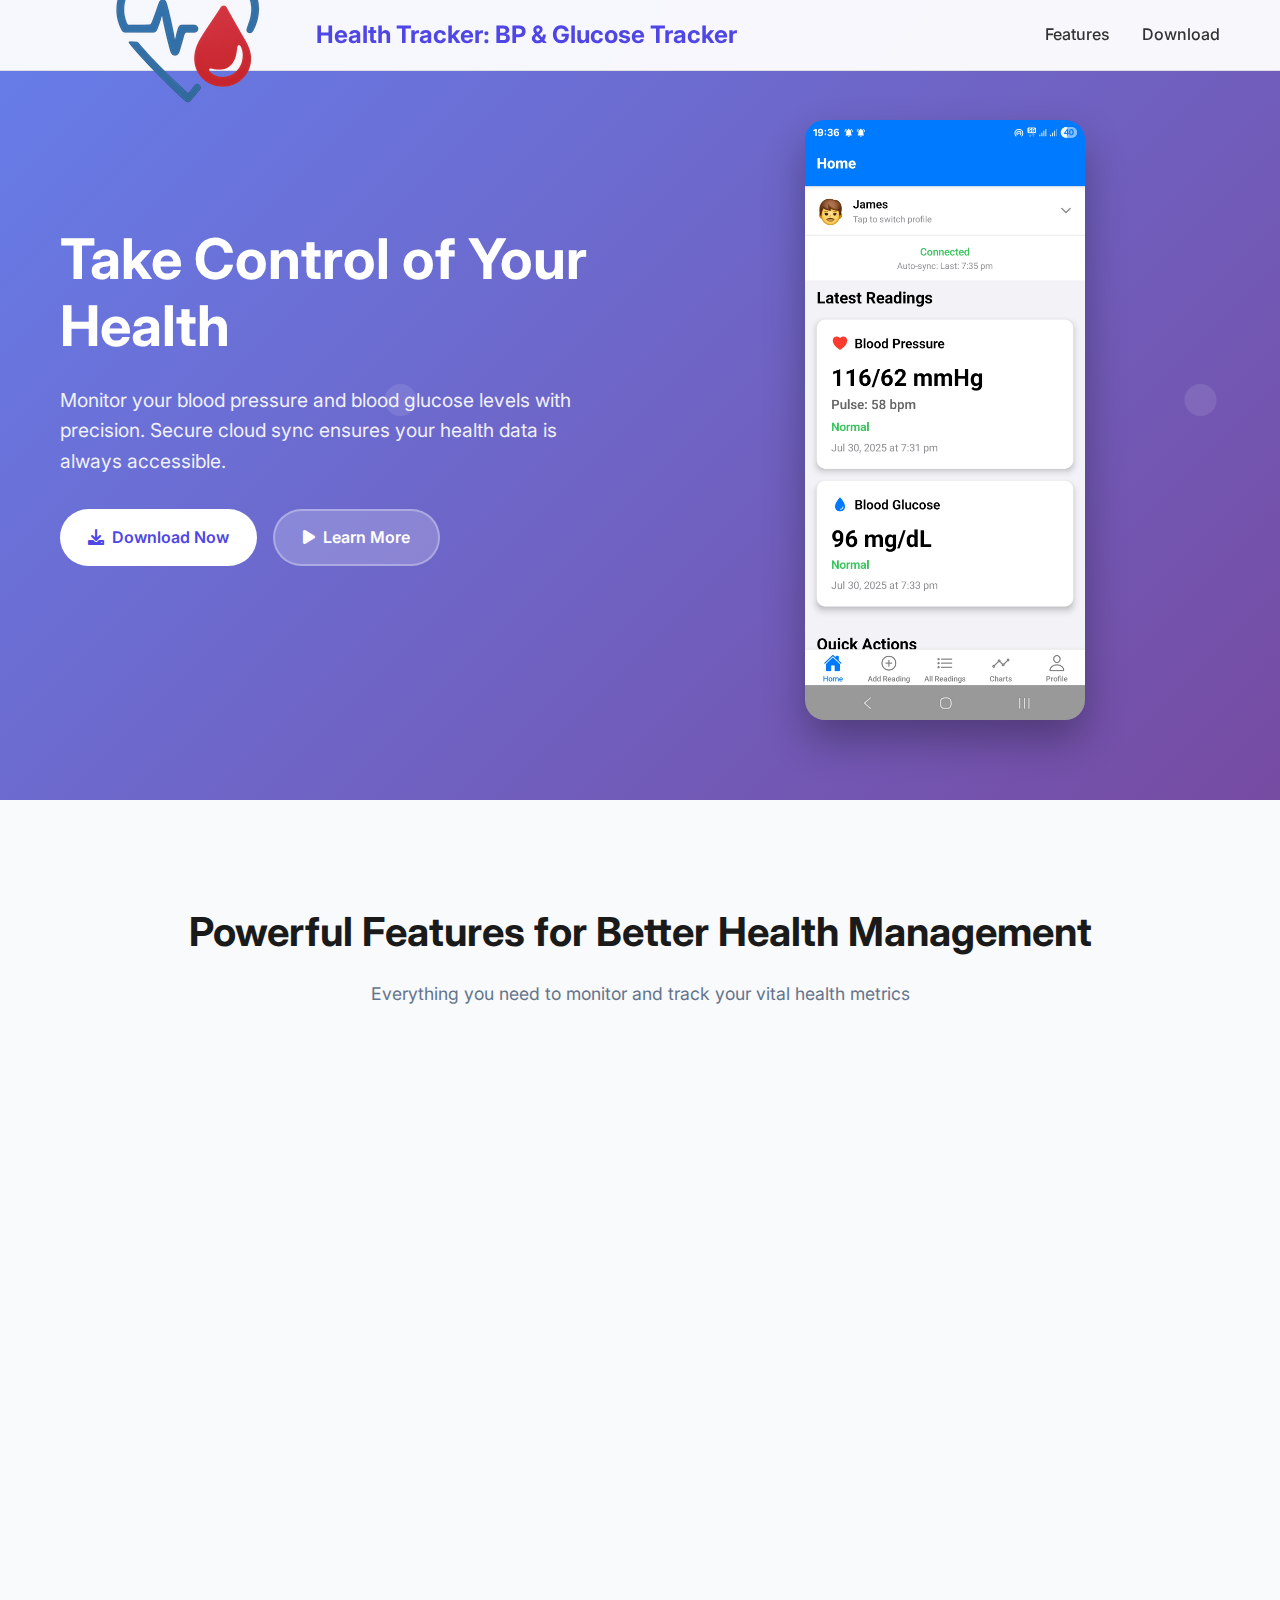
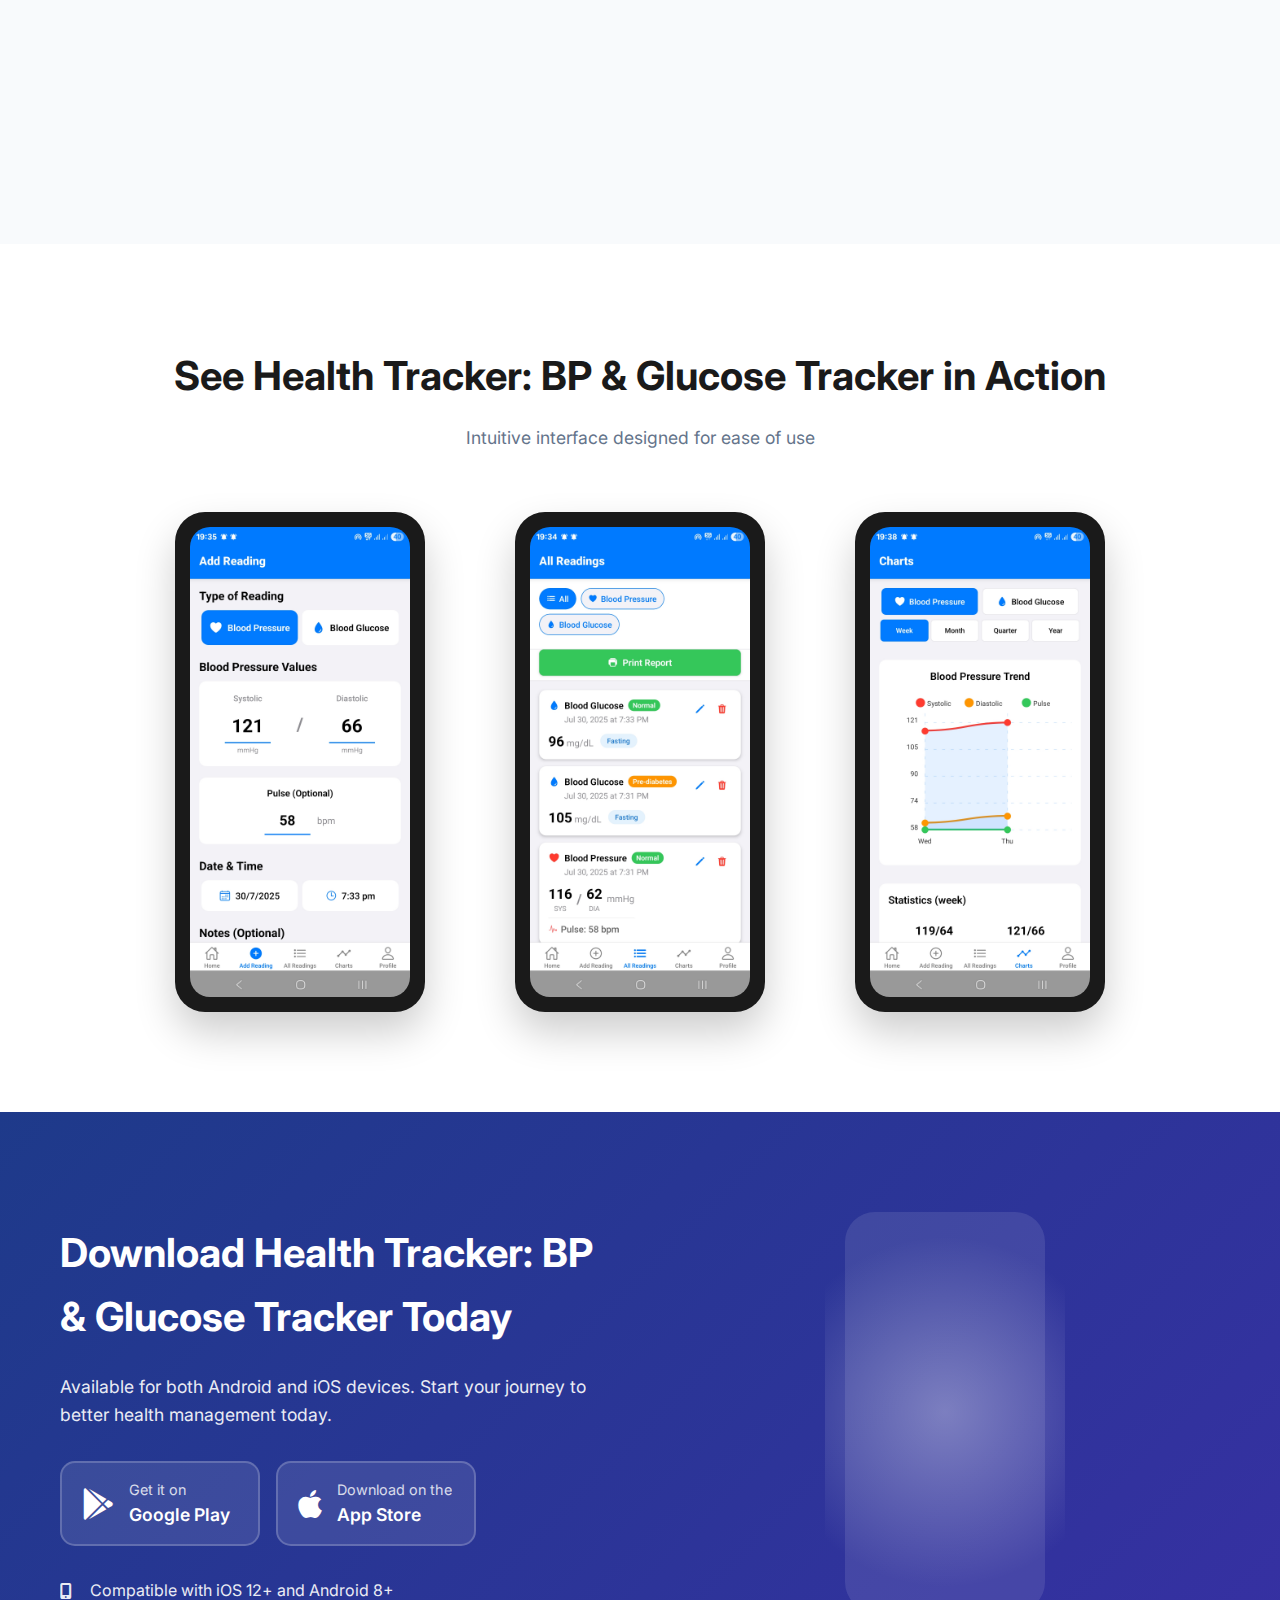
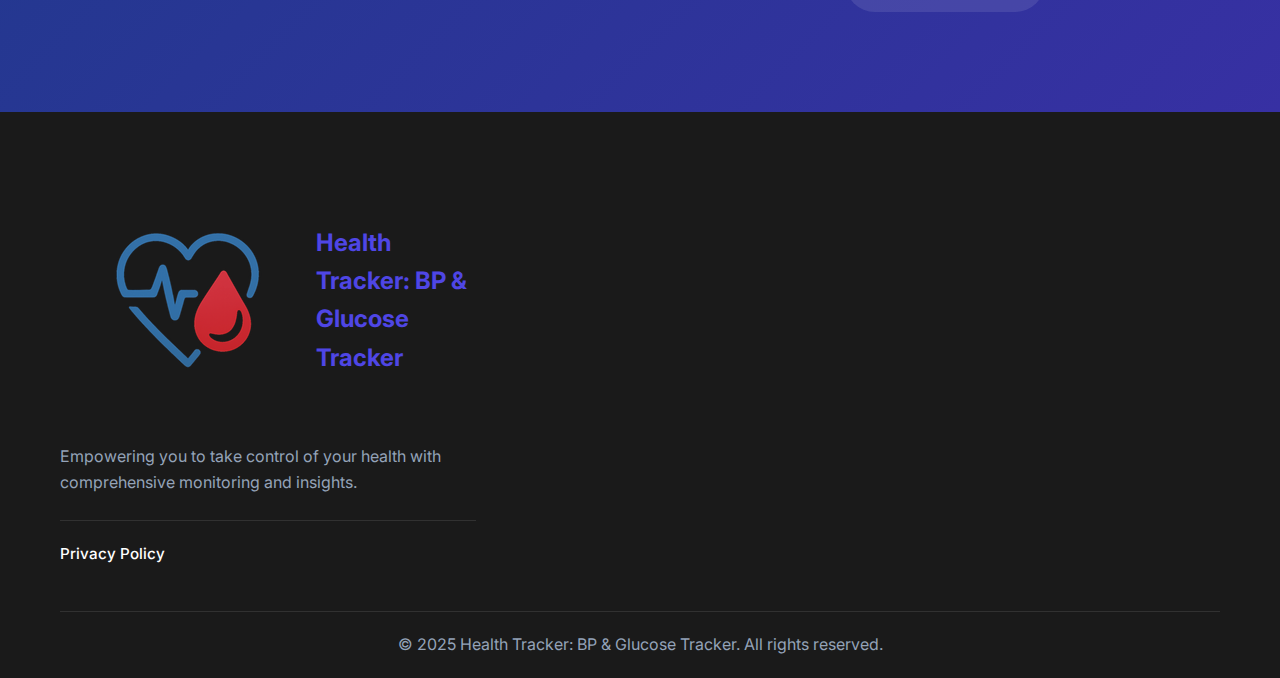
<file: index.html>
<!DOCTYPE html>
<html lang="en">
<head>
    <meta charset="UTF-8">
    <meta name="viewport" content="width=device-width, initial-scale=1.0">
    <title>Health Tracker: BP & Glucose Tracker - Blood Pressure & Glucose Monitor</title>
    <meta name="description" content="Track your blood pressure and blood glucose levels with our mobile app. Secure Google Drive sync keeps your health data safe and accessible.">
    <link rel="icon" type="image/x-icon" href="favicon.ico">
    <link rel="stylesheet" href="styles.css">
    <link href="https://fonts.googleapis.com/css2?family=Inter:wght@300;400;500;600;700&display=swap" rel="stylesheet">
    <link rel="stylesheet" href="https://cdnjs.cloudflare.com/ajax/libs/font-awesome/6.0.0/css/all.min.css">
</head>
<body>
    <!-- Navigation -->
    <nav class="navbar">
        <div class="nav-container">
            <div class="nav-logo">
                <img src="app_icon.png" alt="Health Tracker App Icon" class="app-icon">
                <span>Health Tracker: BP & Glucose Tracker</span>
            </div>
            <ul class="nav-menu">
                <li><a href="#features">Features</a></li>
                <li><a href="#download">Download</a></li>
            </ul>
            <div class="hamburger">
                <span class="bar"></span>
                <span class="bar"></span>
                <span class="bar"></span>
            </div>
        </div>
    </nav>

    <!-- Hero Section -->
    <section class="hero">
        <div class="hero-container">
            <div class="hero-content">
                <h1>Take Control of Your Health</h1>
                <p>Monitor your blood pressure and blood glucose levels with precision. Secure cloud sync ensures your health data is always accessible.</p>
                <div class="hero-buttons">
                    <a href="#download" class="btn btn-primary">
                        <i class="fas fa-download"></i>
                        Download Now
                    </a>
                    <a href="#features" class="btn btn-secondary">
                        <i class="fas fa-play"></i>
                        Learn More
                    </a>
                </div>
            </div>
            <div class="hero-image">
                <img src="home.jpg" alt="Health Tracker: BP & Glucose Tracker App Interface" class="hero-app-image" />
            </div>
        </div>
    </section>

    <!-- Features Section -->
    <section id="features" class="features">
        <div class="container">
            <div class="section-header">
                <h2>Powerful Features for Better Health Management</h2>
                <p>Everything you need to monitor and track your vital health metrics</p>
            </div>
            <div class="features-grid">
                <div class="feature-card">
                    <div class="feature-icon">
                        <i class="fas fa-heart-pulse"></i>
                    </div>
                    <h3>Blood Pressure Tracking</h3>
                    <p>Record and monitor your systolic and diastolic blood pressure readings with detailed history and trends.</p>
                </div>
                <div class="feature-card">
                    <div class="feature-icon">
                        <i class="fas fa-tint"></i>
                    </div>
                    <h3>Glucose Monitoring</h3>
                    <p>Track blood glucose levels before and after meals with customizable reminders and insights.</p>
                </div>
                <div class="feature-card">
                    <div class="feature-icon">
                        <i class="fab fa-google-drive"></i>
                    </div>
                    <h3>Google Drive Sync</h3>
                    <p>Securely backup your health data to Google Drive. Access your information from any device, anywhere.</p>
                </div>
                <div class="feature-card">
                    <div class="feature-icon">
                        <i class="fas fa-chart-line"></i>
                    </div>
                    <h3>Visual Analytics</h3>
                    <p>Beautiful charts and graphs help you understand your health trends and patterns over time.</p>
                </div>
                <div class="feature-card">
                    <div class="feature-icon">
                        <i class="fas fa-file-export"></i>
                    </div>
                    <h3>Export & Share</h3>
                    <p>Generate detailed reports for your healthcare provider in PDF format or share data securely.</p>
                </div>
            </div>
        </div>
    </section>

    <!-- App Screenshots -->
    <section class="screenshots">
        <div class="container">
            <div class="section-header">
                <h2>See Health Tracker: BP & Glucose Tracker in Action</h2>
                <p>Intuitive interface designed for ease of use</p>
            </div>
            <div class="screenshots-slider">
                <div class="screenshot-item">
                    <div class="screenshot-phone">
                        <img src="add_reading_bp.jpg" alt="Blood Pressure Chart" class="screenshot-image">
                    </div>
                </div>
                <div class="screenshot-item">
                    <div class="screenshot-phone">
                        <img src="all_readings.jpg" alt="Blood Pressure Chart" class="screenshot-image">
                    </div>
                </div>
                <div class="screenshot-item">
                    <div class="screenshot-phone">
                        <img src="chart_bp.jpg" alt="Blood Pressure Chart" class="screenshot-image">
                    </div>
                </div>
            </div>
        </div>
    </section>

    <!-- Download Section -->
    <section id="download" class="download">
        <div class="container">
            <div class="download-content">
                <div class="download-text">
                    <h2>Download Health Tracker: BP & Glucose Tracker Today</h2>
                    <p>Available for both Android and iOS devices. Start your journey to better health management today.</p>
                    <div class="download-buttons">
                        <a href="#" class="download-btn android">
                            <i class="fab fa-google-play"></i>
                            <div>
                                <span>Get it on</span>
                                <strong>Google Play</strong>
                            </div>
                        </a>
                        <a href="#" class="download-btn ios">
                            <i class="fab fa-apple"></i>
                            <div>
                                <span>Download on the</span>
                                <strong>App Store</strong>
                            </div>
                        </a>
                    </div>
                    <div class="download-info">
                        <div class="info-item">
                            <i class="fas fa-mobile-alt"></i>
                            <span>Compatible with iOS 12+ and Android 8+</span>
                        </div>
                    </div>
                </div>
                <div class="download-visual">
                    <div class="floating-phone">
                        <div class="phone-glow"></div>
                    </div>
                </div>
            </div>
        </div>
    </section>

    <!-- Footer -->
    <footer id="contact" class="footer">
        <div class="container">
            <div class="footer-content">
                <div class="footer-section">
                    <div class="footer-logo">
                        <img src="app_icon.png" alt="Health Tracker App Icon" class="app-icon">
                        <span>Health Tracker: BP & Glucose Tracker</span>
                    </div>
                    <p>Empowering you to take control of your health with comprehensive monitoring and insights.</p>
                    <div class="footer-links">
                        <a href="privacy-policy.html">Privacy Policy</a>
                    </div>
                </div>
            </div>
            <div class="footer-bottom">
                <p>&copy; 2025 Health Tracker: BP & Glucose Tracker. All rights reserved.</p>
            </div>
        </div>
    </footer>

    <script src="script.js"></script>
</body>
</html>
</file>
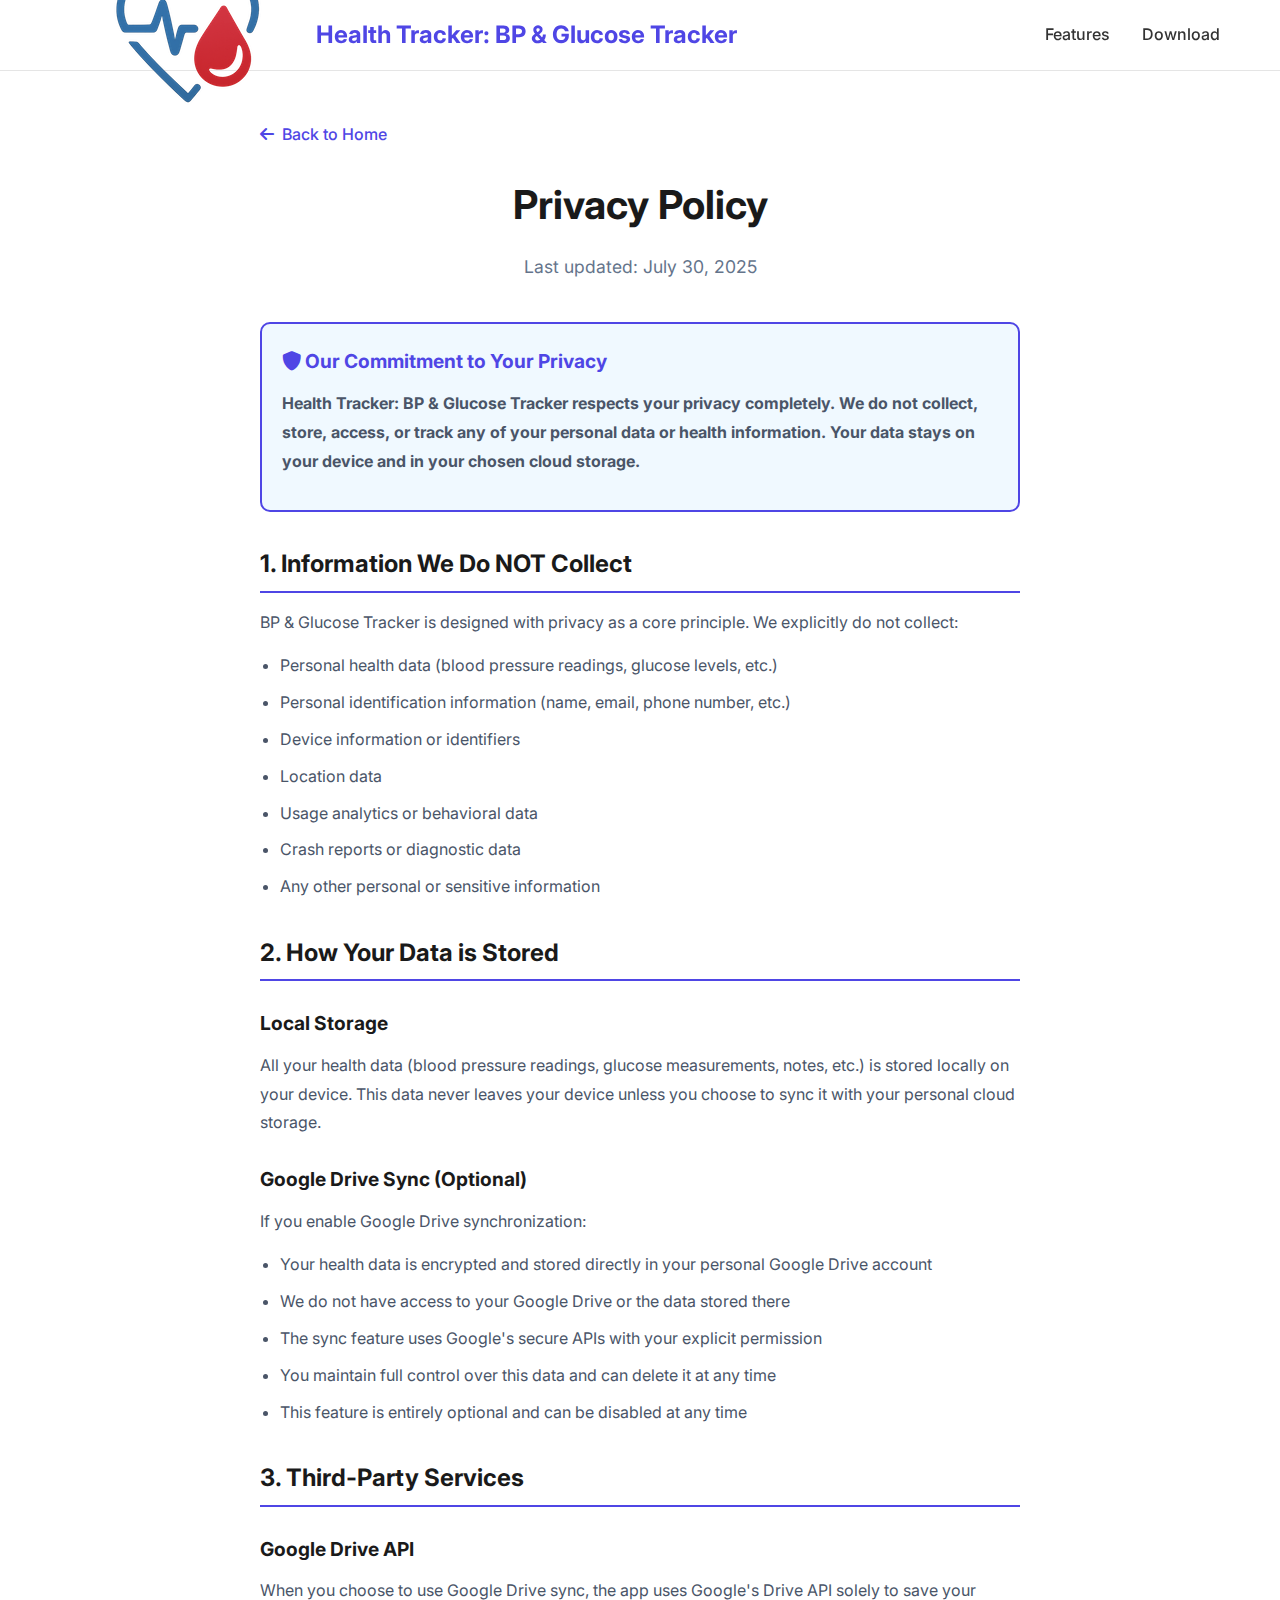
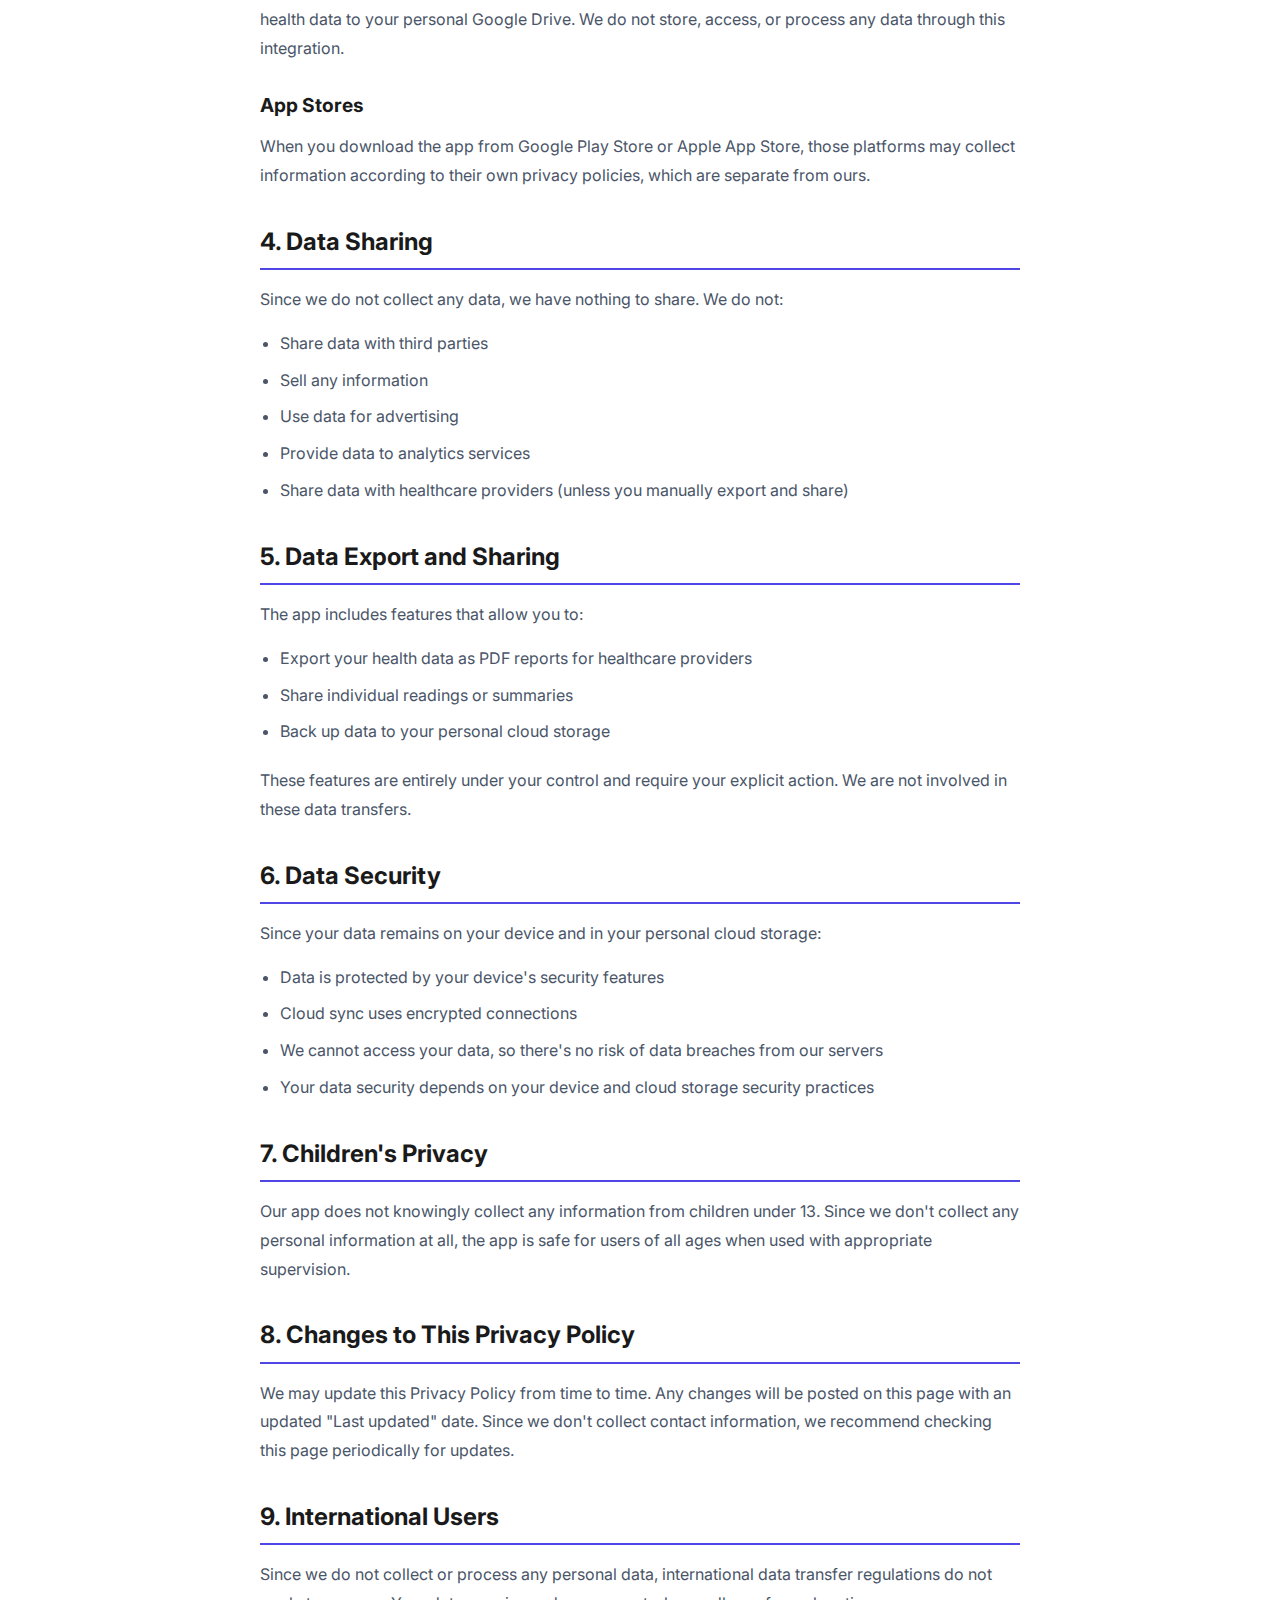
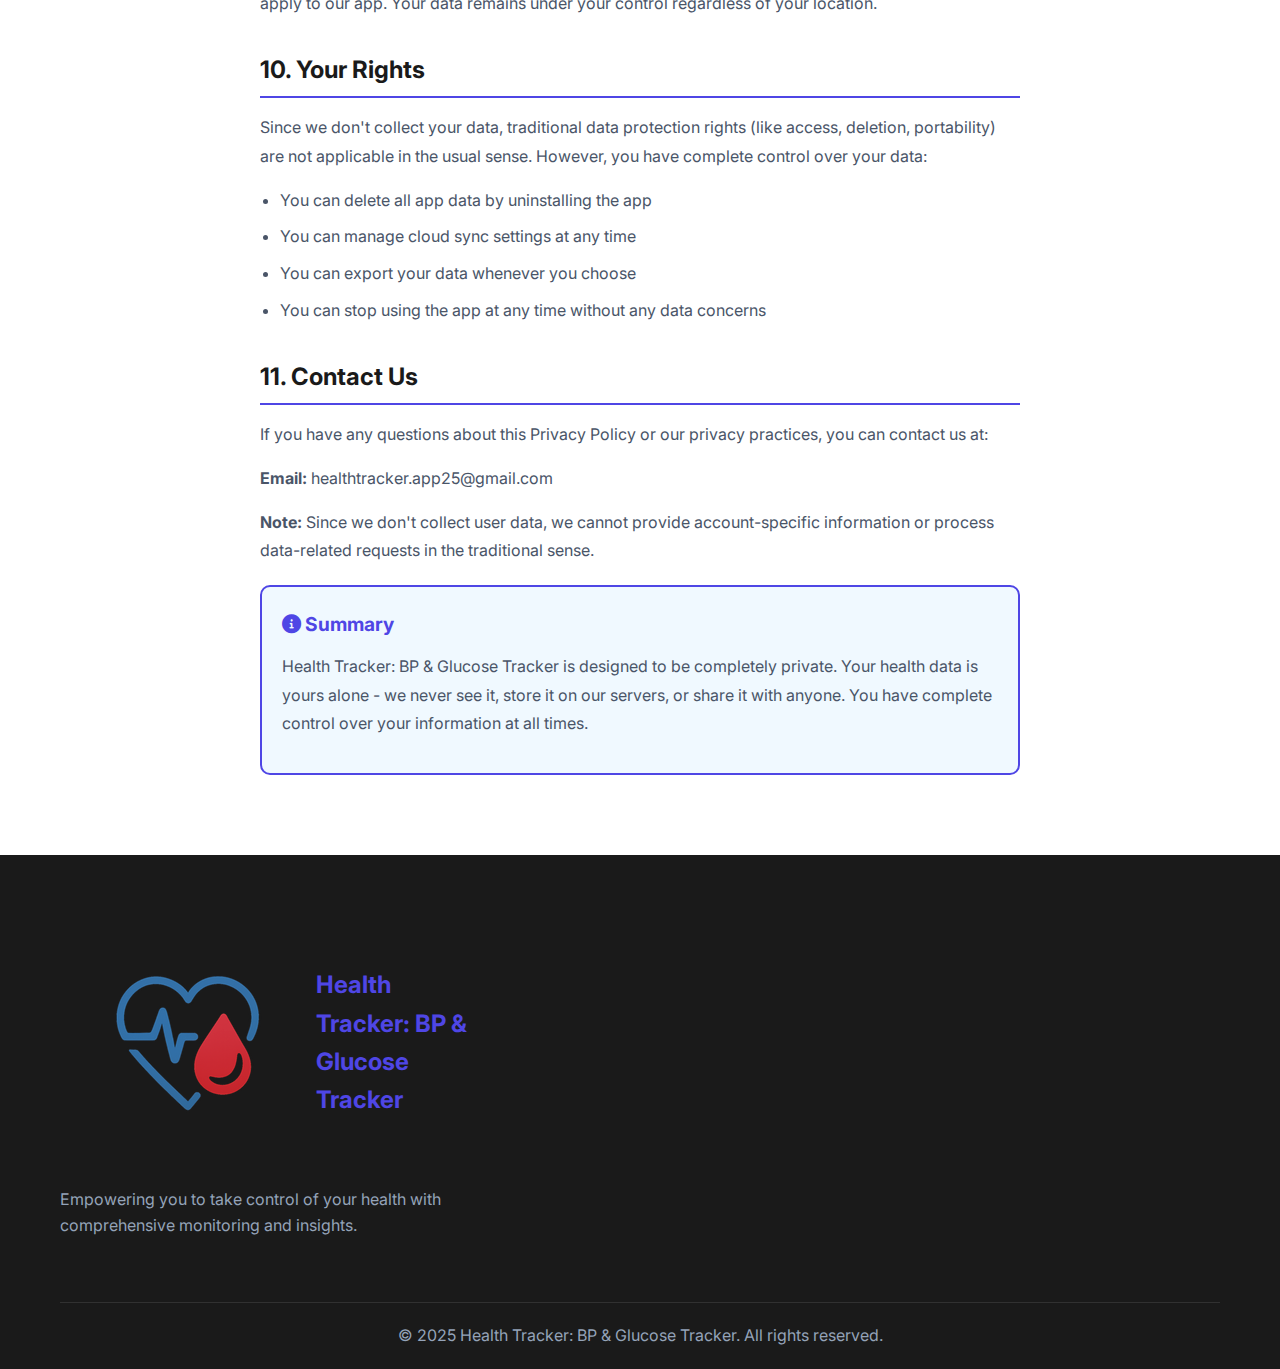
<file: privacy-policy.html>
<!DOCTYPE html>
<html lang="en">
<head>
    <meta charset="UTF-8">
    <meta name="viewport" content="width=device-width, initial-scale=1.0">
    <title>Privacy Policy - Health Tracker: BP & Glucose Tracker</title>
     <link rel="icon" type="image/x-icon" href="favicon.ico">
    <meta name="description" content="Privacy Policy for Health Tracker: BP & Glucose Tracker app - We do not collect, store, or track any user data.">
    <link rel="stylesheet" href="styles.css">
    <link href="https://fonts.googleapis.com/css2?family=Inter:wght@300;400;500;600;700&display=swap" rel="stylesheet">
    <link rel="stylesheet" href="https://cdnjs.cloudflare.com/ajax/libs/font-awesome/6.0.0/css/all.min.css">
    <style>
        .privacy-container {
            max-width: 800px;
            margin: 0 auto;
            padding: 120px 20px 60px;
            line-height: 1.8;
        }
        .privacy-header {
            text-align: center;
            margin-bottom: 40px;
        }
        .privacy-header h1 {
            font-size: 2.5rem;
            color: #1a1a1a;
            margin-bottom: 10px;
        }
        .privacy-header p {
            color: #64748b;
            font-size: 1.1rem;
        }
        .privacy-content h2 {
            color: #1a1a1a;
            font-size: 1.5rem;
            margin: 30px 0 15px;
            border-bottom: 2px solid #4f46e5;
            padding-bottom: 5px;
        }
        .privacy-content h3 {
            color: #1a1a1a;
            font-size: 1.2rem;
            margin: 25px 0 10px;
        }
        .privacy-content p {
            color: #4a5568;
            margin-bottom: 15px;
        }
        .privacy-content ul {
            margin: 10px 0 20px 20px;
        }
        .privacy-content li {
            color: #4a5568;
            margin-bottom: 8px;
        }
        .highlight-box {
            background: #f0f9ff;
            border: 2px solid #4f46e5;
            border-radius: 10px;
            padding: 20px;
            margin: 20px 0;
        }
        .highlight-box h3 {
            color: #4f46e5;
            margin-top: 0;
        }
        .back-link {
            display: inline-flex;
            align-items: center;
            color: #4f46e5;
            text-decoration: none;
            font-weight: 500;
            margin-bottom: 20px;
            transition: color 0.3s ease;
        }
        .back-link:hover {
            color: #3730a3;
        }
        .back-link i {
            margin-right: 8px;
        }
    </style>
</head>
<body>
    <!-- Navigation -->
    <nav class="navbar">
        <div class="nav-container">
            <div class="nav-logo">
                <img src="app_icon.png" alt="Health Tracker App Icon" class="app-icon">
                <span>Health Tracker: BP & Glucose Tracker</span>
            </div>
            <ul class="nav-menu">
                <li><a href="index.html#features">Features</a></li>
                <li><a href="index.html#download">Download</a></li>
            </ul>
            <div class="hamburger">
                <span class="bar"></span>
                <span class="bar"></span>
                <span class="bar"></span>
            </div>
        </div>
    </nav>

    <div class="privacy-container">
        <a href="index.html" class="back-link">
            <i class="fas fa-arrow-left"></i>
            Back to Home
        </a>

        <div class="privacy-header">
            <h1>Privacy Policy</h1>
            <p>Last updated: July 30, 2025</p>
        </div>

        <div class="privacy-content">
            <div class="highlight-box">
                <h3><i class="fas fa-shield-alt"></i> Our Commitment to Your Privacy</h3>
                <p><strong>Health Tracker: BP & Glucose Tracker respects your privacy completely. We do not collect, store, access, or track any of your personal data or health information. Your data stays on your device and in your chosen cloud storage.</strong></p>
            </div>

            <h2>1. Information We Do NOT Collect</h2>
            <p>BP & Glucose Tracker is designed with privacy as a core principle. We explicitly do not collect:</p>
            <ul>
                <li>Personal health data (blood pressure readings, glucose levels, etc.)</li>
                <li>Personal identification information (name, email, phone number, etc.)</li>
                <li>Device information or identifiers</li>
                <li>Location data</li>
                <li>Usage analytics or behavioral data</li>
                <li>Crash reports or diagnostic data</li>
                <li>Any other personal or sensitive information</li>
            </ul>

            <h2>2. How Your Data is Stored</h2>
            <h3>Local Storage</h3>
            <p>All your health data (blood pressure readings, glucose measurements, notes, etc.) is stored locally on your device. This data never leaves your device unless you choose to sync it with your personal cloud storage.</p>

            <h3>Google Drive Sync (Optional)</h3>
            <p>If you enable Google Drive synchronization:</p>
            <ul>
                <li>Your health data is encrypted and stored directly in your personal Google Drive account</li>
                <li>We do not have access to your Google Drive or the data stored there</li>
                <li>The sync feature uses Google's secure APIs with your explicit permission</li>
                <li>You maintain full control over this data and can delete it at any time</li>
                <li>This feature is entirely optional and can be disabled at any time</li>
            </ul>

            <h2>3. Third-Party Services</h2>
            <h3>Google Drive API</h3>
            <p>When you choose to use Google Drive sync, the app uses Google's Drive API solely to save your health data to your personal Google Drive. We do not store, access, or process any data through this integration.</p>

            <h3>App Stores</h3>
            <p>When you download the app from Google Play Store or Apple App Store, those platforms may collect information according to their own privacy policies, which are separate from ours.</p>

            <h2>4. Data Sharing</h2>
            <p>Since we do not collect any data, we have nothing to share. We do not:</p>
            <ul>
                <li>Share data with third parties</li>
                <li>Sell any information</li>
                <li>Use data for advertising</li>
                <li>Provide data to analytics services</li>
                <li>Share data with healthcare providers (unless you manually export and share)</li>
            </ul>

            <h2>5. Data Export and Sharing</h2>
            <p>The app includes features that allow you to:</p>
            <ul>
                <li>Export your health data as PDF reports for healthcare providers</li>
                <li>Share individual readings or summaries</li>
                <li>Back up data to your personal cloud storage</li>
            </ul>
            <p>These features are entirely under your control and require your explicit action. We are not involved in these data transfers.</p>

            <h2>6. Data Security</h2>
            <p>Since your data remains on your device and in your personal cloud storage:</p>
            <ul>
                <li>Data is protected by your device's security features</li>
                <li>Cloud sync uses encrypted connections</li>
                <li>We cannot access your data, so there's no risk of data breaches from our servers</li>
                <li>Your data security depends on your device and cloud storage security practices</li>
            </ul>

            <h2>7. Children's Privacy</h2>
            <p>Our app does not knowingly collect any information from children under 13. Since we don't collect any personal information at all, the app is safe for users of all ages when used with appropriate supervision.</p>

            <h2>8. Changes to This Privacy Policy</h2>
            <p>We may update this Privacy Policy from time to time. Any changes will be posted on this page with an updated "Last updated" date. Since we don't collect contact information, we recommend checking this page periodically for updates.</p>

            <h2>9. International Users</h2>
            <p>Since we do not collect or process any personal data, international data transfer regulations do not apply to our app. Your data remains under your control regardless of your location.</p>

            <h2>10. Your Rights</h2>
            <p>Since we don't collect your data, traditional data protection rights (like access, deletion, portability) are not applicable in the usual sense. However, you have complete control over your data:</p>
            <ul>
                <li>You can delete all app data by uninstalling the app</li>
                <li>You can manage cloud sync settings at any time</li>
                <li>You can export your data whenever you choose</li>
                <li>You can stop using the app at any time without any data concerns</li>
            </ul>

            <h2>11. Contact Us</h2>
            <p>If you have any questions about this Privacy Policy or our privacy practices, you can contact us at:</p>
            <p><strong>Email:</strong> healthtracker.app25@gmail.com</p>
            <p><strong>Note:</strong> Since we don't collect user data, we cannot provide account-specific information or process data-related requests in the traditional sense.</p>

            <div class="highlight-box">
                <h3><i class="fas fa-info-circle"></i> Summary</h3>
                <p>Health Tracker: BP & Glucose Tracker is designed to be completely private. Your health data is yours alone - we never see it, store it on our servers, or share it with anyone. You have complete control over your information at all times.</p>
            </div>
        </div>
    </div>

    <!-- Footer -->
    <footer class="footer">
        <div class="container">
            <div class="footer-content">
                <div class="footer-section">
                    <div class="footer-logo">
                        <img src="app_icon.png" alt="Health Tracker App Icon" class="app-icon">
                        <span>Health Tracker: BP & Glucose Tracker</span>
                    </div>
                    <p>Empowering you to take control of your health with comprehensive monitoring and insights.</p>
                </div>
            </div>
            <div class="footer-bottom">
                <p>&copy; 2025 Health Tracker: BP & Glucose Tracker. All rights reserved.</p>
            </div>
        </div>
    </footer>

    <script src="script.js"></script>
</body>
</html>
</file>
<file: styles.css>
/* Reset and Base Styles */
* {
    margin: 0;
    padding: 0;
    box-sizing: border-box;
}

body {
    font-family: 'Inter', -apple-system, BlinkMacSystemFont, 'Segoe UI', Roboto, sans-serif;
    line-height: 1.6;
    color: #333;
    overflow-x: hidden;
}

.container {
    max-width: 1200px;
    margin: 0 auto;
    padding: 0 20px;
}

/* Navigation */
.navbar {
    position: fixed;
    top: 0;
    width: 100%;
    background: rgba(255, 255, 255, 0.95);
    backdrop-filter: blur(10px);
    z-index: 1000;
    transition: all 0.3s ease;
    border-bottom: 1px solid rgba(0, 0, 0, 0.1);
}

.nav-container {
    max-width: 1200px;
    margin: 0 auto;
    padding: 0 20px;
    display: flex;
    justify-content: space-between;
    align-items: center;
    height: 70px;
}

.nav-logo {
    display: flex;
    align-items: center;
    font-size: 1.5rem;
    font-weight: 700;
    color: #4f46e5;
}

.nav-logo i {
    margin-right: 10px;
    font-size: 1.8rem;
}

.nav-menu {
    display: flex;
    list-style: none;
    margin: 0;
    padding: 0;
}

.nav-menu li {
    margin-left: 2rem;
}

.nav-menu a {
    text-decoration: none;
    color: #333;
    font-weight: 500;
    transition: color 0.3s ease;
}

.nav-menu a:hover {
    color: #4f46e5;
}

.hamburger {
    display: none;
    flex-direction: column;
    cursor: pointer;
}

.hamburger .bar {
    width: 25px;
    height: 3px;
    background: #333;
    margin: 3px 0;
    transition: 0.3s;
}

/* Hero Section */
.hero {
    padding: 120px 0 80px;
    background: linear-gradient(135deg, #667eea 0%, #764ba2 100%);
    color: white;
    position: relative;
    overflow: hidden;
}

.hero::before {
    content: '';
    position: absolute;
    top: 0;
    left: 0;
    right: 0;
    bottom: 0;
    background: url('data:image/svg+xml,<svg xmlns="http://www.w3.org/2000/svg" viewBox="0 0 100 100"><circle cx="50" cy="50" r="2" fill="rgba(255,255,255,0.1)"/></svg>') repeat;
    animation: float 20s infinite linear;
}

@keyframes float {
    0% { transform: translateY(0px) translateX(0px); }
    100% { transform: translateY(-100px) translateX(-100px); }
}

.hero-container {
    max-width: 1200px;
    margin: 0 auto;
    padding: 0 20px;
    display: grid;
    grid-template-columns: 1fr 1fr;
    gap: 60px;
    align-items: center;
    position: relative;
    z-index: 1;
}

.hero-content h1 {
    font-size: 3.5rem;
    font-weight: 700;
    margin-bottom: 1.5rem;
    line-height: 1.2;
}

.hero-content p {
    font-size: 1.2rem;
    margin-bottom: 2rem;
    opacity: 0.9;
    line-height: 1.6;
}

.hero-buttons {
    display: flex;
    gap: 1rem;
    margin-bottom: 3rem;
}

.btn {
    display: inline-flex;
    align-items: center;
    padding: 14px 28px;
    text-decoration: none;
    border-radius: 50px;
    font-weight: 600;
    transition: all 0.3s ease;
    border: none;
    cursor: pointer;
}

.btn i {
    margin-right: 8px;
}

.btn-primary {
    background: white;
    color: #4f46e5;
}

.btn-primary:hover {
    transform: translateY(-2px);
    box-shadow: 0 10px 20px rgba(0, 0, 0, 0.2);
}

.btn-secondary {
    background: rgba(255, 255, 255, 0.2);
    color: white;
    border: 2px solid rgba(255, 255, 255, 0.3);
}

.btn-secondary:hover {
    background: rgba(255, 255, 255, 0.3);
    transform: translateY(-2px);
}

.hero-stats {
    display: flex;
    gap: 2rem;
}

.stat {
    text-align: center;
}

.stat-number {
    display: block;
    font-size: 2rem;
    font-weight: 700;
    margin-bottom: 0.5rem;
}

.stat-label {
    font-size: 0.9rem;
    opacity: 0.8;
}

/* Hero Image */
.hero-image {
    display: flex;
    justify-content: center;
    align-items: center;
}

.hero-app-image {
    width: 280px !important;
    object-fit: cover !important;
    border-radius: 20px;
    box-shadow: 0 20px 40px rgba(0, 0, 0, 0.3);
    transition: transform 0.3s ease;
    flex-shrink: 0;
    display: block;
}

.hero-app-image:hover {
    transform: translateY(-5px);
}

/* Responsive adjustments for hero image */
@media (max-width: 768px) {
    .hero-app-image {
        width: 200px;
        height: 400px;
    }
}

@media (max-width: 480px) {
    .hero-app-image {
        width: 160px;
        height: 320px;
    }
}

.phone-mockup {
    width: 280px;
    height: 560px;
    background: #1a1a1a;
    border-radius: 40px;
    padding: 20px;
    position: relative;
    box-shadow: 0 20px 40px rgba(0, 0, 0, 0.3);
}

.phone-screen {
    width: 100%;
    height: 100%;
    background: linear-gradient(135deg, #f8fafc 0%, #e2e8f0 100%);
    border-radius: 25px;
    padding: 30px 20px;
    position: relative;
    overflow: hidden;
}

.app-interface {
    height: 100%;
}

.app-header {
    display: flex;
    justify-content: space-between;
    align-items: center;
    margin-bottom: 30px;
    color: #1a1a1a;
}

.app-header h3 {
    font-size: 1.2rem;
    font-weight: 600;
}

.app-header i {
    color: #4f46e5;
    animation: spin 2s linear infinite;
}

@keyframes spin {
    from { transform: rotate(0deg); }
    to { transform: rotate(360deg); }
}

.reading-card {
    background: white;
    border-radius: 15px;
    padding: 20px;
    margin-bottom: 20px;
    display: flex;
    align-items: center;
    justify-content: space-between;
    box-shadow: 0 4px 6px rgba(0, 0, 0, 0.1);
}

.reading-card i {
    font-size: 1.5rem;
    margin-right: 15px;
}

.reading-card.bp i {
    color: #ef4444;
}

.reading-card.glucose i {
    color: #3b82f6;
}

.reading-value {
    font-size: 1.5rem;
    font-weight: 700;
    color: #1a1a1a;
}

.reading-unit {
    font-size: 0.9rem;
    color: #64748b;
    margin-left: 5px;
}

.reading-status {
    background: #10b981;
    color: white;
    padding: 4px 12px;
    border-radius: 20px;
    font-size: 0.8rem;
    font-weight: 600;
}

/* Features Section */
.features {
    padding: 100px 0;
    background: #f8fafc;
}

.section-header {
    text-align: center;
    margin-bottom: 60px;
}

.section-header h2 {
    font-size: 2.5rem;
    font-weight: 700;
    margin-bottom: 1rem;
    color: #1a1a1a;
}

.section-header p {
    font-size: 1.1rem;
    color: #64748b;
    max-width: 600px;
    margin: 0 auto;
}

.features-grid {
    display: grid;
    grid-template-columns: repeat(auto-fit, minmax(350px, 1fr));
    gap: 40px;
    justify-items: center;
}

/* Special layout for 5 cards - center the last 2 cards */
.features-grid .feature-card:nth-child(4),
.features-grid .feature-card:nth-child(5) {
    grid-column: span 1;
}

/* For screens that can fit 3 columns, center the last row */
@media (min-width: 1200px) {
    .features-grid {
        grid-template-columns: repeat(3, 1fr);
        max-width: 1200px;
        margin: 0 auto;
    }
    
    .features-grid .feature-card:nth-child(4) {
        grid-column: 1 / 2;
        justify-self: end;
        margin-right: 20px;
    }
    
    .features-grid .feature-card:nth-child(5) {
        grid-column: 2 / 3;
        justify-self: start;
        margin-left: 20px;
    }
}

.feature-card {
    background: white;
    padding: 40px;
    border-radius: 20px;
    text-align: center;
    box-shadow: 0 4px 6px rgba(0, 0, 0, 0.05);
    transition: all 0.3s ease;
}

.feature-card:hover {
    transform: translateY(-5px);
    box-shadow: 0 20px 40px rgba(0, 0, 0, 0.1);
}

.feature-icon {
    width: 80px;
    height: 80px;
    background: linear-gradient(135deg, #4f46e5, #7c3aed);
    border-radius: 20px;
    display: flex;
    align-items: center;
    justify-content: center;
    margin: 0 auto 20px;
}

.feature-icon i {
    font-size: 2rem;
    color: white;
}

.feature-card h3 {
    font-size: 1.3rem;
    font-weight: 600;
    margin-bottom: 15px;
    color: #1a1a1a;
}

.feature-card p {
    color: #64748b;
    line-height: 1.6;
}

/* Screenshots Section */
.screenshots {
    padding: 100px 0;
    background: white;
}

.screenshots-slider {
    display: flex;
    gap: 40px;
    justify-content: center;
    flex-wrap: wrap;
}

.screenshot-item {
    flex: 0 0 300px;
}

.screenshot-phone {
    width: 250px;
    height: 500px;
    background: #1a1a1a;
    border-radius: 30px;
    padding: 15px;
    margin: 0 auto;
    box-shadow: 0 20px 40px rgba(0, 0, 0, 0.2);
    overflow: hidden;
}

.screenshot-image {
    width: 100%;
    height: 100%;
    object-fit: cover;
    border-radius: 20px;
}

.screenshot-content {
    width: 100%;
    height: 100%;
    border-radius: 20px;
    padding: 30px 20px;
    color: white;
    display: flex;
    flex-direction: column;
    justify-content: center;
    align-items: center;
    text-align: center;
}

.screenshot-content.dashboard {
    background: linear-gradient(135deg, #667eea 0%, #764ba2 100%);
}

.screenshot-content.readings {
    background: linear-gradient(135deg, #f093fb 0%, #f5576c 100%);
}

.screenshot-content.analytics {
    background: linear-gradient(135deg, #4facfe 0%, #00f2fe 100%);
}

.screenshot-content h4 {
    font-size: 1.5rem;
    margin-bottom: 10px;
    font-weight: 600;
}

.screenshot-content p {
    opacity: 0.9;
}

/* Download Section */
.download {
    padding: 100px 0;
    background: linear-gradient(135deg, #1e3a8a 0%, #3730a3 100%);
    color: white;
}

.download-content {
    display: grid;
    grid-template-columns: 1fr 1fr;
    gap: 60px;
    align-items: center;
}

.download-text h2 {
    font-size: 2.5rem;
    font-weight: 700;
    margin-bottom: 1.5rem;
}

.download-text p {
    font-size: 1.1rem;
    margin-bottom: 2rem;
    opacity: 0.9;
}

.download-buttons {
    display: flex;
    gap: 1rem;
    margin-bottom: 2rem;
    flex-wrap: wrap;
}

.download-btn {
    display: flex;
    align-items: center;
    background: rgba(255, 255, 255, 0.1);
    color: white;
    padding: 15px 20px;
    border-radius: 15px;
    text-decoration: none;
    transition: all 0.3s ease;
    border: 2px solid rgba(255, 255, 255, 0.2);
    min-width: 200px;
}

.download-btn:hover {
    background: rgba(255, 255, 255, 0.2);
    transform: translateY(-2px);
}

.download-btn i {
    font-size: 2rem;
    margin-right: 15px;
}

.download-btn div {
    display: flex;
    flex-direction: column;
    align-items: flex-start;
}

.download-btn span {
    font-size: 0.9rem;
    opacity: 0.8;
}

.download-btn strong {
    font-size: 1.1rem;
    font-weight: 600;
}

.download-info {
    display: flex;
    flex-direction: column;
    gap: 1rem;
}

.info-item {
    display: flex;
    align-items: center;
    opacity: 0.9;
}

.info-item i {
    margin-right: 10px;
    width: 20px;
}

.download-visual {
    display: flex;
    justify-content: center;
    align-items: center;
    position: relative;
}

.floating-phone {
    width: 200px;
    height: 400px;
    background: rgba(255, 255, 255, 0.1);
    border-radius: 30px;
    position: relative;
    animation: floatUpDown 3s ease-in-out infinite;
}

.phone-glow {
    position: absolute;
    top: -20px;
    left: -20px;
    right: -20px;
    bottom: -20px;
    background: radial-gradient(circle, rgba(255, 255, 255, 0.3) 0%, transparent 70%);
    border-radius: 50px;
    animation: pulse 2s ease-in-out infinite;
}

@keyframes floatUpDown {
    0%, 100% { transform: translateY(0px); }
    50% { transform: translateY(-20px); }
}

@keyframes pulse {
    0%, 100% { opacity: 0.5; transform: scale(1); }
    50% { opacity: 0.8; transform: scale(1.05); }
}

/* About Section */
.about {
    padding: 100px 0;
    background: #f8fafc;
}

.about-content {
    display: grid;
    grid-template-columns: 2fr 1fr;
    gap: 60px;
    align-items: center;
}

.about-text h2 {
    font-size: 2.5rem;
    font-weight: 700;
    margin-bottom: 1.5rem;
    color: #1a1a1a;
}

.about-text p {
    font-size: 1.1rem;
    color: #64748b;
    margin-bottom: 2rem;
    line-height: 1.7;
}

.about-features {
    display: flex;
    flex-direction: column;
    gap: 1.5rem;
}

.about-feature {
    display: flex;
    align-items: flex-start;
    gap: 1rem;
}

.about-feature i {
    font-size: 1.5rem;
    color: #4f46e5;
    margin-top: 5px;
}

.about-feature h4 {
    font-size: 1.1rem;
    font-weight: 600;
    margin-bottom: 0.5rem;
    color: #1a1a1a;
}

.about-feature p {
    color: #64748b;
    margin: 0;
}

.about-stats {
    display: flex;
    flex-direction: column;
    gap: 2rem;
}

.stat-card {
    background: white;
    padding: 30px;
    border-radius: 20px;
    text-align: center;
    box-shadow: 0 4px 6px rgba(0, 0, 0, 0.05);
}

.stat-card i {
    font-size: 2rem;
    color: #4f46e5;
    margin-bottom: 1rem;
}

.stat-card .stat-number {
    display: block;
    font-size: 2rem;
    font-weight: 700;
    color: #1a1a1a;
    margin-bottom: 0.5rem;
}

.stat-card .stat-label {
    color: #64748b;
    font-size: 0.9rem;
}

/* Testimonials */
.testimonials {
    padding: 100px 0;
    background: white;
}

.testimonials-grid {
    display: grid;
    grid-template-columns: repeat(auto-fit, minmax(300px, 1fr));
    gap: 40px;
}

.testimonial-card {
    background: #f8fafc;
    padding: 40px;
    border-radius: 20px;
    border-left: 4px solid #4f46e5;
}

.testimonial-content {
    margin-bottom: 20px;
}

.testimonial-content p {
    font-style: italic;
    color: #64748b;
    line-height: 1.6;
}

.testimonial-author {
    display: flex;
    align-items: center;
    gap: 15px;
}

.author-avatar {
    width: 50px;
    height: 50px;
    background: #4f46e5;
    color: white;
    border-radius: 50%;
    display: flex;
    align-items: center;
    justify-content: center;
    font-weight: 600;
    font-size: 1.2rem;
}

.testimonial-author strong {
    display: block;
    color: #1a1a1a;
    margin-bottom: 2px;
}

.testimonial-author span {
    color: #64748b;
    font-size: 0.9rem;
}

/* Footer */
.footer {
    background: #1a1a1a;
    color: white;
    padding: 60px 0 20px;
}

.footer-content {
    display: grid;
    grid-template-columns: 2fr 1fr 1fr 1fr;
    gap: 40px;
    margin-bottom: 40px;
}

.footer-logo {
    display: flex;
    align-items: center;
    font-size: 1.5rem;
    font-weight: 700;
    margin-bottom: 1rem;
    color: #4f46e5;
}

.footer-logo i {
    margin-right: 10px;
    font-size: 1.8rem;
}

.footer-section p {
    color: #94a3b8;
    margin-bottom: 1.5rem;
    line-height: 1.6;
}

.footer-links {
    margin-top: 1.5rem;
    padding-top: 1rem;
    border-top: 1px solid rgba(255, 255, 255, 0.1);
}

.footer-links a {
    color: #ffffff;
    text-decoration: none;
    font-weight: 500;
    font-size: 0.95rem;
    transition: color 0.3s ease;
    display: inline-block;
    padding: 5px 0;
}

.footer-links a:hover {
    color: #4f46e5;
    text-decoration: underline;
}

.social-links {
    display: flex;
    gap: 1rem;
}

.social-links a {
    width: 40px;
    height: 40px;
    background: rgba(255, 255, 255, 0.1);
    color: white;
    border-radius: 50%;
    display: flex;
    align-items: center;
    justify-content: center;
    transition: all 0.3s ease;
}

.social-links a:hover {
    background: #4f46e5;
    transform: translateY(-2px);
}

.footer-section h4 {
    margin-bottom: 1rem;
    color: white;
    font-weight: 600;
}

.footer-section ul {
    list-style: none;
}

.footer-section ul li {
    margin-bottom: 0.5rem;
}

.footer-section ul li a {
    color: #94a3b8;
    text-decoration: none;
    transition: color 0.3s ease;
}

.footer-section ul li a:hover {
    color: #4f46e5;
}

.footer-section ul li i {
    margin-right: 8px;
    width: 16px;
}

.footer-bottom {
    border-top: 1px solid rgba(255, 255, 255, 0.1);
    padding-top: 20px;
    text-align: center;
    color: #94a3b8;
}

/* Responsive Design */
@media (max-width: 768px) {
    .nav-menu {
        display: none;
    }
    
    .hamburger {
        display: flex;
    }
    
    .hero-container {
        grid-template-columns: 1fr;
        text-align: center;
        gap: 40px;
    }
    
    .hero-content h1 {
        font-size: 2.5rem;
    }
    
    .hero-buttons {
        justify-content: center;
    }
    
    .hero-stats {
        justify-content: center;
    }
    
    .features-grid {
        grid-template-columns: 1fr;
    }
    
    .download-content {
        grid-template-columns: 1fr;
        text-align: center;
    }
    
    .about-content {
        grid-template-columns: 1fr;
    }
    
    .footer-content {
        grid-template-columns: 1fr;
        text-align: center;
    }
    
    .section-header h2 {
        font-size: 2rem;
    }
    
    .download-buttons {
        justify-content: center;
    }
}

@media (max-width: 480px) {
    .hero-content h1 {
        font-size: 2rem;
    }
    
    .phone-mockup {
        width: 240px;
        height: 480px;
    }
    
    .btn {
        padding: 12px 20px;
        font-size: 0.9rem;
    }
    
    .hero-buttons {
        flex-direction: column;
        align-items: center;
    }
    
    .download-buttons {
        flex-direction: column;
        align-items: center;
    }
    
    .hero-stats {
        flex-direction: column;
        gap: 1rem;
    }
}
</file>
